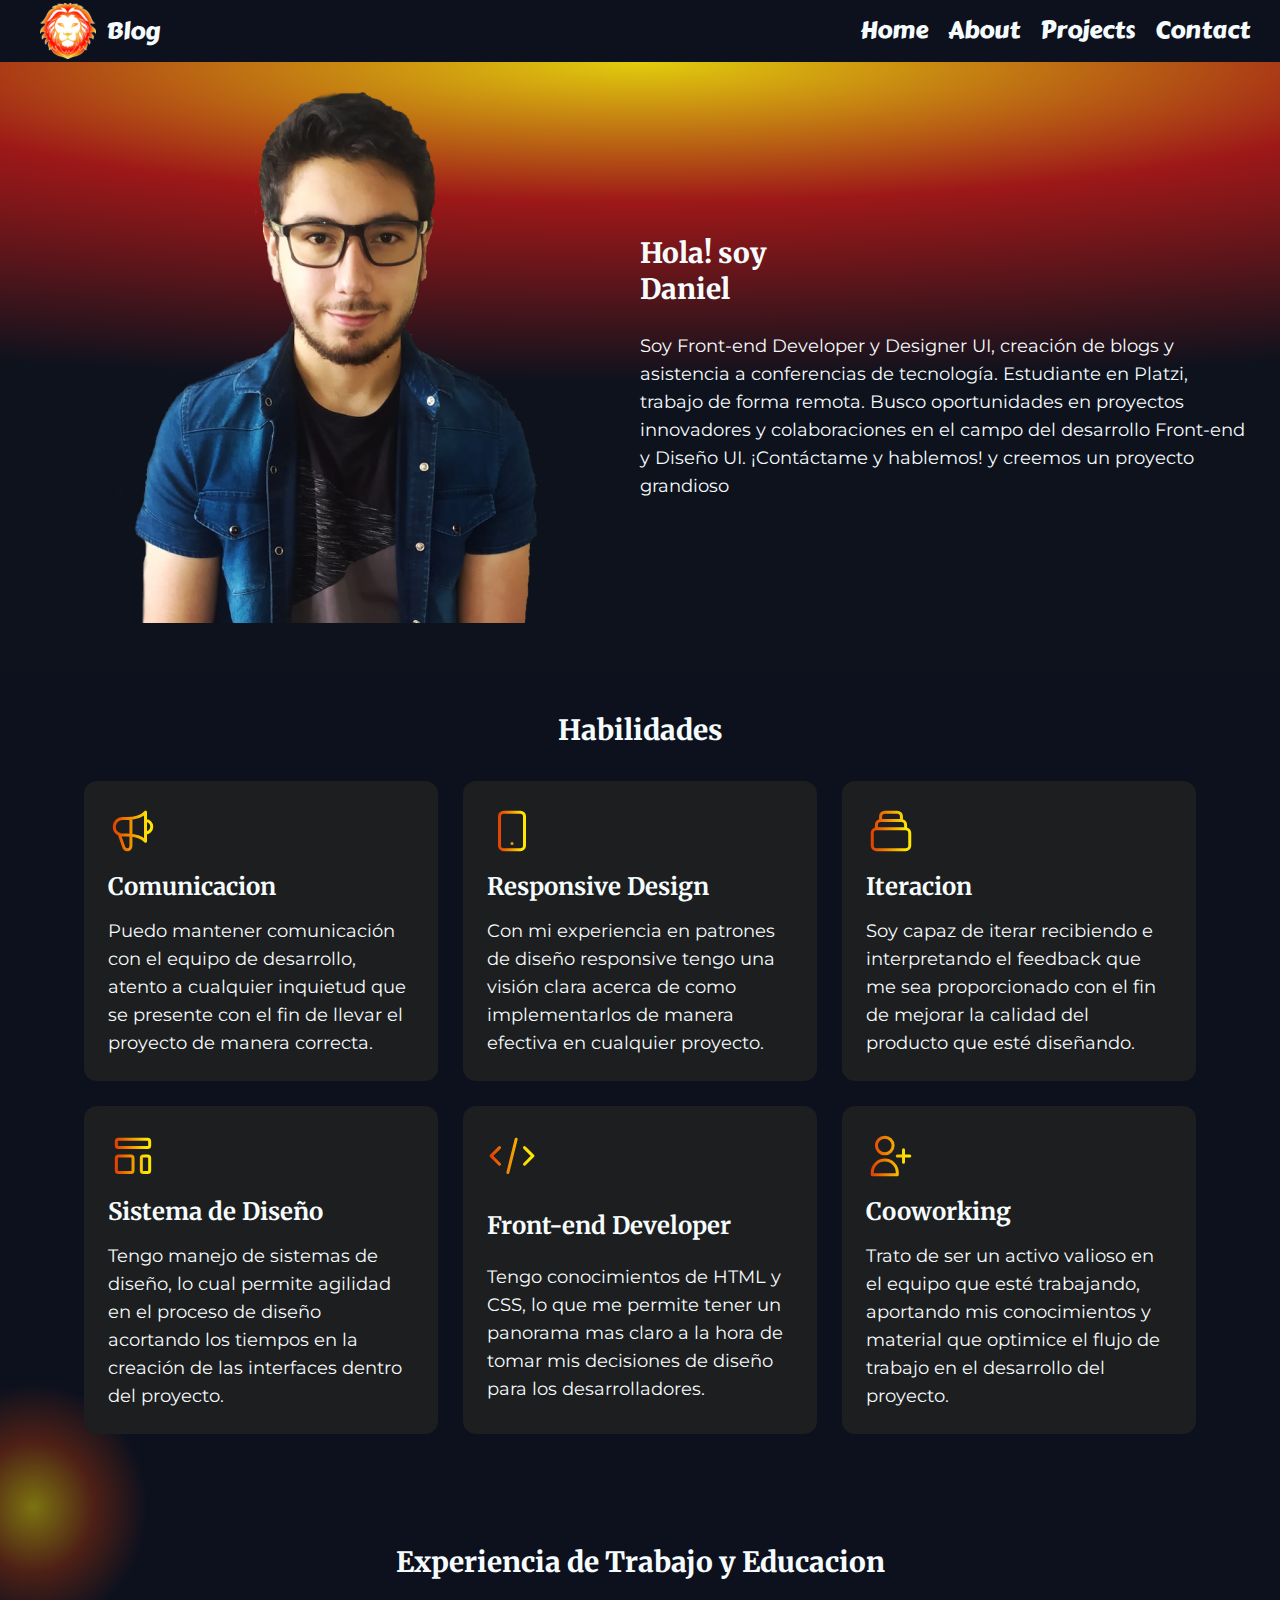
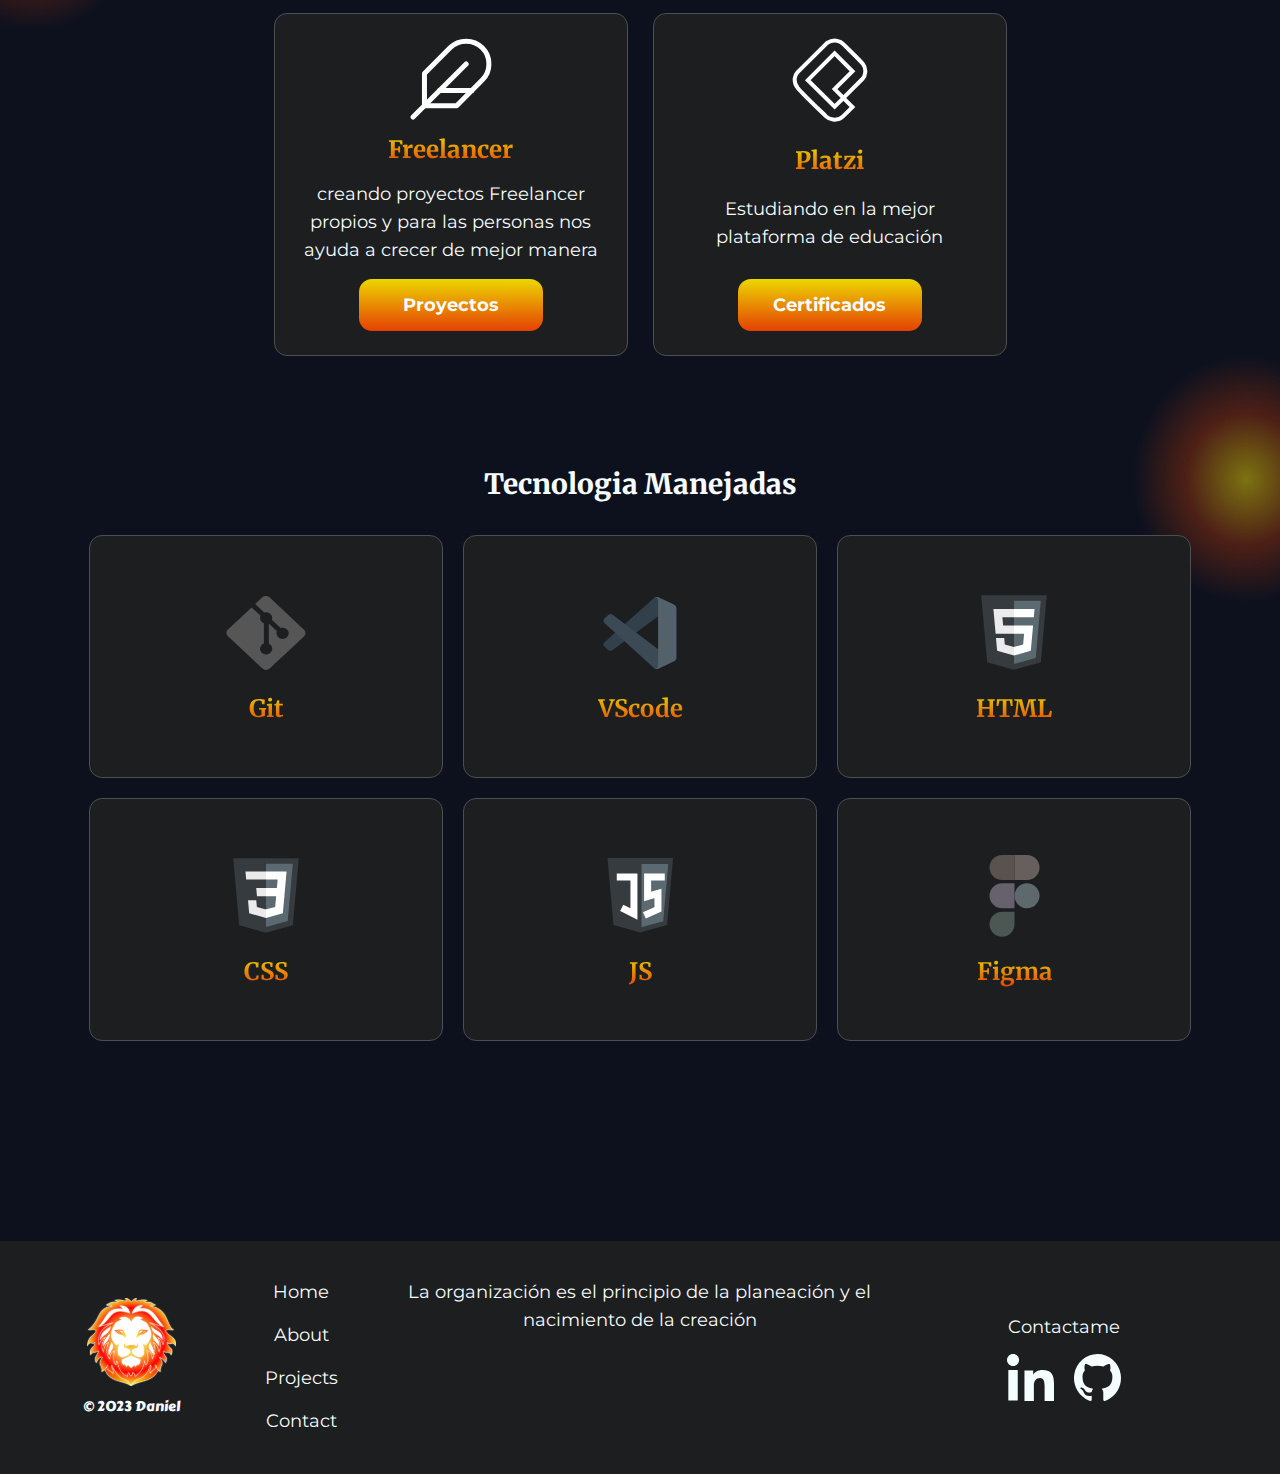
<file: public/about.html>
<!DOCTYPE html>
<html lang="es">

<head>
    <meta charset="UTF-8" />
    <meta http-equiv="X-UA-Compatible" content="IE=edge" />
    <meta name="viewport" content="width=device-width, initial-scale=1.0" />
    <link rel="stylesheet" href="../src/style/css/basic-style.css" />
    <link rel="stylesheet" href="../src/style/css/about-Css/index.css" />
    <link rel="stylesheet" href="../src/style/css/about-Css/index-desktop.css" media="screen and (min-width:936px)" />

    <link rel="stylesheet" href="../src/style/css/template/navar-iphone.css" />
    <link rel="stylesheet" href="../src/style/css/template/footer-iphone.css" />

    <link rel="stylesheet" href="../src/style/css/template/navar-desktop.css" media="screen and (min-width:936px)" />
    <link rel="stylesheet" href="../src/style/css/template/footer-desktop.css" media="screen and (min-width:936px)" />

    <script defer src="../src/style/js/template-navar-footer/navar/creator-navar.js"></script>
    <script defer src="../src/style/js/template-navar-footer/data-navar-footer.js"></script>
    <script defer src="../src/style/js/template-navar-footer/navar/call-navar.js"></script>
    <script defer src="../src/style/js/template-navar-footer/navar/navar-interaction.js"></script>

    <script defer src="../src/style/js/template-navar-footer/footer/creator-footer.js"></script>
    <script defer src="../src/style/js/template-navar-footer/footer/call-footer.js"></script>
    <link rel="shortcut icon" href="../src/img/assets/icons-redes/logo_daniel.svg" />
    <title>About</title>
</head>

<body>
    <header id="navar"></header>
    <main>
        <section class="container_about">
            <figure class="container_img--daniel">
                <picture>
                    <source media="(min-width:945px)" srcset="../src/img/img-desktop/daniel.png" />
                    <img src="../src/img/img-iphone/daniel.png" alt=" daniel" />
                </picture>
            </figure>
            <article class="container_about--text">
                <h1 class="title">
                    Hola! soy <br />
                    Daniel
                </h1>
                <p class="text">
                    Soy Front-end Developer y Designer UI, creación de blogs y
                    asistencia a conferencias de tecnología. Estudiante en Platzi,
                    trabajo de forma remota. Busco oportunidades en proyectos
                    innovadores y colaboraciones en el campo del desarrollo Front-end y
                    Diseño UI. ¡Contáctame y hablemos! y creemos un proyecto grandioso
                </p>
            </article>
        </section>
        <section class="container_skills">
            <h1>Habilidades</h1>
            <section class="container_card--skills">
                <section class="skill">
                    <div class="reflex">
                        <div></div>
                    </div>
                    <img src="../src/img/assets/icons-template/speakerphone.svg" alt="icons skill" class="icon_skill" />
                    <article class="container_text--skill">
                        <h2 class="title_skill">Comunicacion</h2>
                        <p class="text_skill">
                            Puedo mantener comunicación con el equipo de desarrollo, atento
                            a cualquier inquietud que se presente con el fin de llevar el
                            proyecto de manera correcta.
                        </p>
                    </article>
                </section>
                <section class="skill">
                    <div class="reflex">
                        <div></div>
                    </div>
                    <img src="../src/img/assets/icons-template/device-mobile.svg" alt="icons skill"
                        class="icon_skill" />
                    <article class="container_text--skill">
                        <h2 class="title_skill">Responsive Design</h2>
                        <p class="text_skill">
                            Con mi experiencia en patrones de diseño responsive tengo una
                            visión clara acerca de como implementarlos de manera efectiva en
                            cualquier proyecto.
                        </p>
                    </article>
                </section>
                <section class="skill">
                    <div class="reflex">
                        <div></div>
                    </div>
                    <img src="../src/img/assets/icons-template/collection.svg" alt="icons skill" class="icon_skill" />
                    <article class="container_text--skill">
                        <h2 class="title_skill">Iteracion</h2>
                        <p class="text_skill">
                            Soy capaz de iterar recibiendo e interpretando el feedback que
                            me sea proporcionado con el fin de mejorar la calidad del
                            producto que esté diseñando.
                        </p>
                    </article>
                </section>
                <section class="skill">
                    <div class="reflex">
                        <div></div>
                    </div>

                    <img src="../src/img/assets/icons-template/template.svg" alt="icons skill" class="icon_skill" />
                    <article class="container_text--skill">
                        <h2 class="title_skill">Sistema de Diseño</h2>
                        <p class="text_skill">
                            Tengo manejo de sistemas de diseño, lo cual permite agilidad en
                            el proceso de diseño acortando los tiempos en la creación de las
                            interfaces dentro del proyecto.
                        </p>
                    </article>
                </section>
                <section class="skill">
                    <div class="reflex">
                        <div></div>
                    </div>
                    <img src="../src/img/assets/icons-template/code.svg" alt="icons skill" class="icon_skill" />
                    <article class="container_text--skill">
                        <h2 class="title_skill">Front-end Developer</h2>
                        <p class="text_skill">
                            Tengo conocimientos de HTML y CSS, lo que me permite tener un
                            panorama mas claro a la hora de tomar mis decisiones de diseño
                            para los desarrolladores.
                        </p>
                    </article>
                </section>
                <section class="skill">
                    <div class="reflex">
                        <div></div>
                    </div>
                    <img src="../src/img/assets/icons-template/user-add.svg" alt="icons skill" class="icon_skill" />
                    <article class="container_text--skill">
                        <h2 class="title_skill">Cooworking</h2>
                        <p class="text_skill">
                            Trato de ser un activo valioso en el equipo que esté trabajando,
                            aportando mis conocimientos y material que optimice el flujo de
                            trabajo en el desarrollo del proyecto.
                        </p>
                    </article>
                </section>
            </section>
        </section>
        <section class="container_experience">
            <div class="brillo"></div>
            <h1>Experiencia de Trabajo y Educacion</h1>
            <section class="container_card--experience">
                <section class="experience experience--freelancer">
                    <div class="container_img--freelancer">
                        <img src="../src/img/assets/icons-template/Pluma-blanca.svg" alt="" class="icon_freelancer" />
                        <img src="../src/img/assets/icons-template/Pluma-color.svg" alt=""
                            class="icon_freelancer-color" />
                    </div>
                    <article class="container_text--experience">
                        <h1 class="title_experience">Freelancer</h1>
                        <p class="text_experience">
                            creando proyectos Freelancer propios y para las personas nos
                            ayuda a crecer de mejor manera
                        </p>
                    </article>
                    <button class="button_experience--freelancer">
                        <a href="./projects.html" aria-label="ir al area de proyectos">Proyectos</a>
                    </button>
                </section>
                <section class="experience experience--platzi">
                    <div class="container_img--platzi">
                        <img src="../src/img/assets/icons-template/platzi-blanca.svg" alt="" class="icon_platzi" />
                        <img src="../src/img/assets/icons-template/platzi-color.svg" alt="" class="icon_platzi-color" />
                    </div>
                    <article class="container_text--experience">
                        <h1 class="title_experience">Platzi</h1>
                        <p class="text_experience">
                            Estudiando en la mejor plataforma de educación
                        </p>
                    </article>
                    <button class="button_experience--platzi">
                        <a href="./certificates.html" aria-label="ir al area de certificates">Certificados</a>
                    </button>
                </section>
            </section>
        </section>
        <section class="container_technology">
            <div class="brillo"></div>
            <h1>Tecnologia Manejadas</h1>
            <section class="container_card--technology">
                <section class="technology">
                    <div class="container-img--icons">
                        <img src="../src/img/assets/icons-tech/git-opaco.svg" alt="" class="icon-blanco" />
                        <img src="../src/img/assets/icons-tech/git-color.svg" alt="" class="icon-color" />
                    </div>
                    <h2>Git</h2>
                </section>
                <section class="technology">
                    <div class="container-img--icons">
                        <img src="../src/img/assets/icons-tech/vscode-opaco.svg" alt="" class="icon-blanco" />
                        <img src="../src/img/assets/icons-tech/vscode-color.svg" alt="" class="icon-color" />
                    </div>
                    <h2>VScode</h2>
                </section>
                <section class="technology">
                    <div class="container-img--icons">
                        <img src="../src/img/assets/icons-tech/html-opaco.svg" alt="" class="icon-blanco" />
                        <img src="../src/img/assets/icons-tech/html-color.svg" alt="" class="icon-color" />
                    </div>
                    <h2>HTML</h2>
                </section>
                <section class="technology">
                    <div class="container-img--icons">
                        <img src="../src/img/assets/icons-tech/css-opaco.svg" alt="" class="icon-blanco" />
                        <img src="../src/img/assets/icons-tech/css-color.svg" alt="" class="icon-color" />
                    </div>
                    <h2>CSS</h2>
                </section>
                <section class="technology">
                    <div class="container-img--icons">
                        <img src="../src/img/assets/icons-tech/js-opaco.svg" alt="" class="icon-blanco" />
                        <img src="../src/img/assets/icons-tech/js-color.svg" alt="" class="icon-color" />
                    </div>
                    <h2>JS</h2>
                </section>
                <section class="technology">
                    <div class="container-img--icons">
                        <img src="../src/img/assets/icons-tech/figma-opaco.svg" alt="" class="icon-blanco" />
                        <img src="../src/img/assets/icons-tech/figma-color.svg" alt="" class="icon-color" />
                    </div>
                    <h2>Figma</h2>
                </section>
            </section>
        </section>
    </main>
    <footer id="footer"></footer>
</body>

</html>
</file>
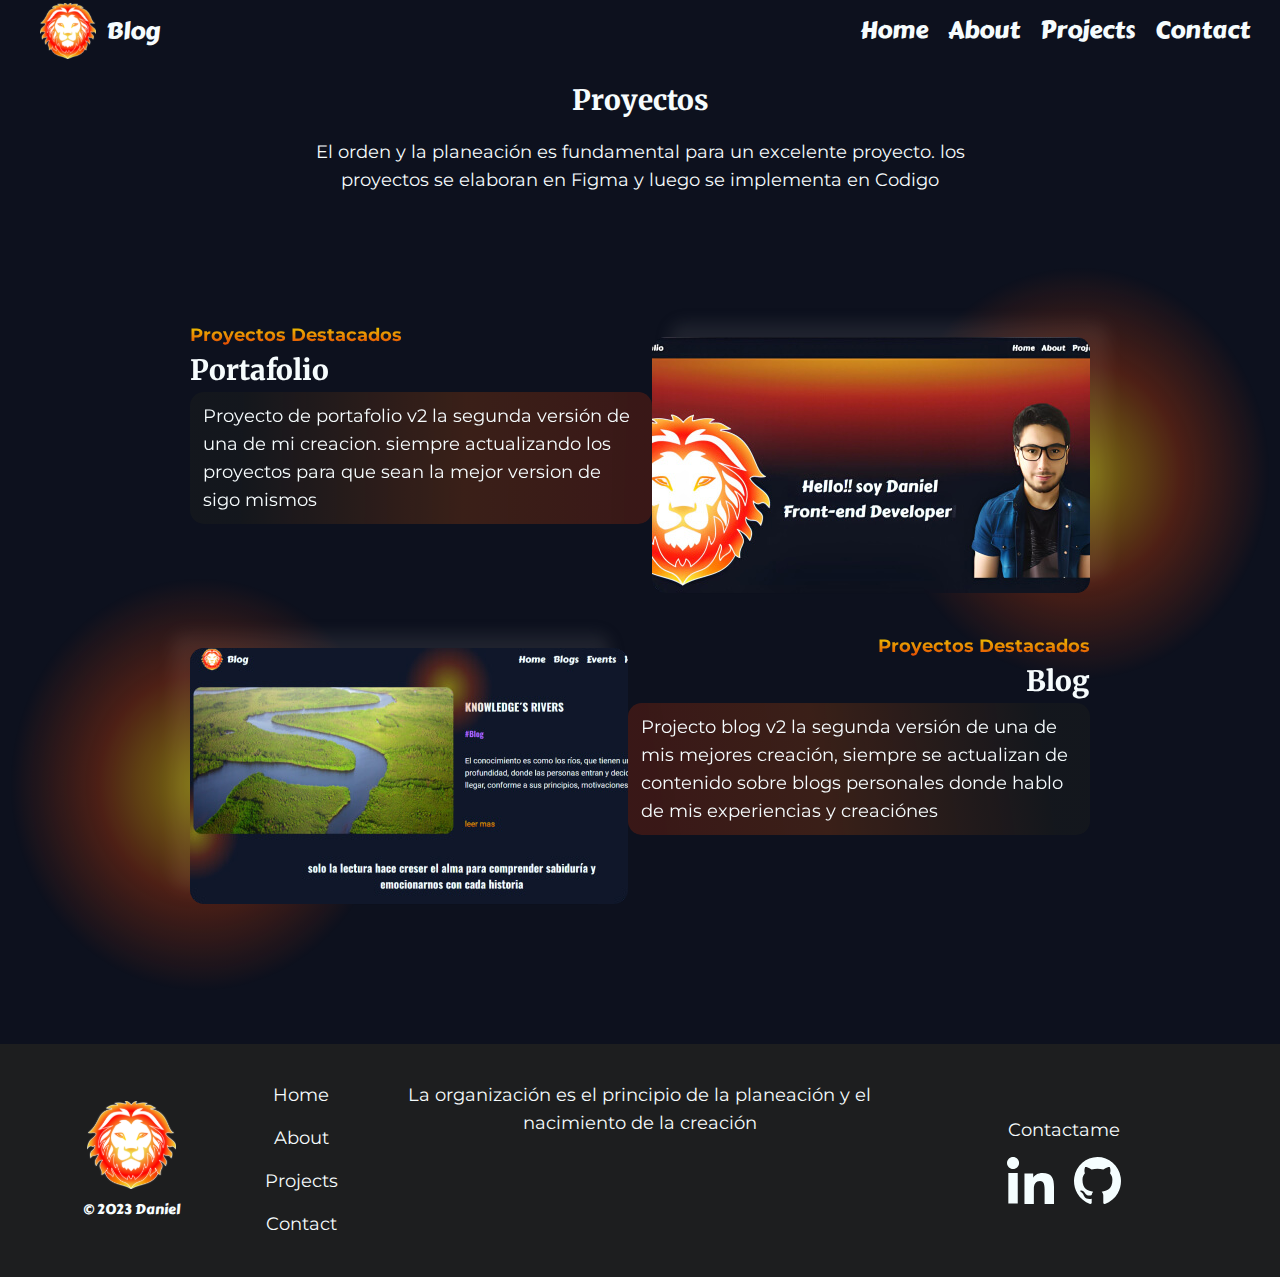
<file: public/projects.html>
<!DOCTYPE html>
<html lang="es">

<head>
    <meta charset="UTF-8" />
    <meta http-equiv="X-UA-Compatible" content="IE=edge" />
    <meta name="viewport" content="width=device-width, initial-scale=1.0" />

    <link rel="stylesheet" href="../src/style/css/basic-style.css" />
    <link rel="stylesheet" href="../src/style/css/projects-Css/index.css" />
    <link rel="stylesheet" href="../src/style/css/projects-Css/index-desktop.css"
        media="screen and (min-width:936px)" />

    <link rel="stylesheet" href="../src/style/css/template/navar-iphone.css" />
    <link rel="stylesheet" href="../src/style/css/template/footer-iphone.css" />

    <link rel="stylesheet" href="../src/style/css/template/navar-desktop.css" media="screen and (min-width:936px)" />
    <link rel="stylesheet" href="../src/style/css/template/footer-desktop.css" media="screen and (min-width:936px)" />

    <link href="https://unpkg.com/aos@2.3.1/dist/aos.css" rel="stylesheet" />

    <script defer src="../src/style/js/template-navar-footer/navar/creator-navar.js"></script>
    <script defer src="../src/style/js/template-navar-footer/data-navar-footer.js"></script>
    <script defer src="../src/style/js/template-navar-footer/navar/call-navar.js"></script>
    <script defer src="../src/style/js/template-navar-footer/navar/navar-interaction.js"></script>

    <script defer src="../src/style/js/projects/creator-projects.js"></script>
    <script defer src="../src/style/js/projects/data-projects.js"></script>
    <script defer src="../src/style/js/projects/call-projects.js"></script>

    <script defer src="../src/style/js/template-navar-footer/footer/creator-footer.js"></script>
    <script defer src="../src/style/js/template-navar-footer/footer/call-footer.js"></script>
    <link rel="shortcut icon" href="../src/img/assets/icons-redes/logo_daniel.svg" />
    <title>Projects</title>
</head>

<body>
    <header id="navar"></header>
    <main>
        <section class="container_text--sabiduria">
            <h1>Proyectos</h1>
            <p>
                El orden y la planeación es fundamental para un excelente proyecto.
                los proyectos se elaboran en Figma y luego se implementa en Codigo
            </p>
        </section>
        <section class="container_projects"></section>
    </main>

    <footer id="footer"></footer>
</body>
<script src="https://unpkg.com/aos@2.3.1/dist/aos.js"></script>
<script>
    AOS.init();
</script>

</html>
</file>
<file: src/style/css/basic-style.css>
@import url("https://fonts.googleapis.com/css2?family=Carter+One&family=Merriweather:wght@400;700;900&family=Montserrat:wght@400;700;800&display=swap");
:root {
  /* colo */
  --white-bone-200: #f6fcfd;
  --blue-night-low-500: rgba(8, 11, 20, 0.49);
  --blue-night-400: #0d111e;
  --noble-black-500: #1d1e1f;
  --noble-black-300: #4c4e51;
  --sun-red-400: #e44104;
  --sunGlow-sunRed-400g1: linear-gradient(180deg, #edd600 0%, #e44104 100%);
  --projects-gradiend-100g1: linear-gradient(
    91.45deg,
    rgba(237, 214, 0, 0.03) 11.03%,
    rgba(255, 98, 0, 0.19) 59.3%,
    rgba(201, 48, 4, 0.24) 95.28%
  );
  --projects-gradiend-100g2: linear-gradient(
    261.3deg,
    rgba(237, 214, 0, 0.03) 10.91%,
    rgba(255, 98, 0, 0.19) 57.99%,
    rgba(201, 48, 4, 0.24) 93.1%
  );
  --unique-sunset: radial-gradient(
    212.74% 78.26% at 50% 0%,
    rgba(228, 207, 13, 0.99) 0%,
    rgba(163, 24, 24, 0.96) 29.31%,
    #0d121d 67.28%
  );
  --shade-right-up: rgba(104, 105, 107, 0.21);
  --shade-left-up: rgba(104, 105, 107, 0.21);
  /* variables text */
  --unic-font-family: "Carter One", cursive;
  --titles-font-family: "Merriweather", serif;
  --texts-font-family: "Montserrat", sans-serif;
  --regular: 400;
  --bold: 700;
  --extraBold: 800;
  --titles-iphone: 20px;
  --subtitles-iphone: 18px;
  --texts-iphone: 16px;
  --texts-height-iphone: 24px;
  --titles-desktop: 28px;
  --subtitles-desktop: 24px;
  --texts-desktop: 18px;
  --texts-height-desktop: 28px;
}

* {
  box-sizing: border-box;
  margin: 0;
  padding: 0;
}

html {
  font-size: 62.5%;
  font-family: "DM Sans", sans-serif;
  overflow-x: hidden;
}

body {
  color: var(--white-bone-200);
  overflow-x: hidden;
  background: var(--blue-night-400);
}

a {
  text-decoration: none;
  display: inline;
  color: black;
}

button {
  border-style: none;
}

::-webkit-scrollbar {
  width: 10px;
}

::-webkit-scrollbar-track {
  background: #3d3d3d;
}

::-webkit-scrollbar-thumb {
  background: linear-gradient(to bottom, #f5af19, #f12711);
  border-radius: 3rem;
}

::-webkit-scrollbar-thumb:hover {
  background: #bd4103;
}
</file>
<file: src/style/css/about-Css/index.css>
.container_about {
  display: grid;
  background: var(--unique-sunset);
  padding: 2rem 3rem;
}
.container_img--daniel {
  justify-self: center;
  margin-bottom: 2.7rem;
}
.container_img--daniel {
  animation: float 3s infinite ease-in-out;
}
@keyframes float {
  0% {
    transform: translateY(0);
  }
  50% {
    transform: translateY(-1rem);
  }
}
.container_about--text .title {
  font-size: var(--titles-iphone);
  font-weight: var(--extraBold);
  font-family: var(--titles-font-family);
  margin-bottom: 2.5rem;
}
.container_about--text .text,
.text_skill,
.text_experience {
  font-size: var(--texts-iphone);
  font-weight: var(--regular);
  line-height: var(--texts-height-iphone);
  font-family: var(--texts-font-family);
  line-break: auto;
}
/**area de skills*/
.container_skills {
  display: grid;
  background: var(--blue-night-400);
}
.container_skills > h1 {
  margin: 4rem 0 3.3rem;
  text-align: center;
  font-size: var(--titles-iphone);
  font-weight: var(--extraBold);
  font-family: var(--titles-font-family);
}

.container_card--skills {
  display: grid;
  justify-content: center;
  grid-template-columns: repeat(auto-fit, minmax(32.3rem, 35.4rem));
  gap: 2rem;
  z-index: 2;
}
.skill {
  display: grid;
  position: relative;
  overflow: hidden;
  background: var(--noble-black-500);
  border-radius: 13px;
  row-gap: 15px;
  padding: 2.4rem;
}
.reflex {
  width: 3rem;
  height: 220%;
  position: absolute;
  top: -10rem;
  left: -40%;
}
.reflex div {
  width: 100%;
  height: 100%;
  transform: rotate(30deg);
  background: var(--white-bone-200);
}
.skill:hover .reflex {
  transition: 2s ease-in-out;
  transform: translateX(90rem);
}
.skill:hover .icon_skill {
  transition: 1s ease-in-out;
  transform: rotateY(360deg);
}
.container_text--skill {
  display: grid;
  row-gap: 15px;
}
.title_skill {
  font-size: var(--subtitles-iphone);
  font-weight: var(--bold);
  font-family: var(--titles-font-family);
}

/** area de experiencia */
.container_experience {
  display: grid;
  justify-content: center;
  justify-items: center;
  position: relative;
  z-index: 1;
  background: var(--blue-night-400);
}
.brillo {
  animation: respite 2s infinite cubic-bezier(0.18, 0.35, 0.63, 0.4);
}
@keyframes respite {
  0% {
    transform: scale(1);
  }
  50% {
    transform: scale(1.5);
  }
}

.container_experience .brillo {
  width: 22.7rem;
  height: 24.6rem;
  border-radius: 100%;
  background: radial-gradient(
    50% 50% at 50% 50%,
    rgba(255, 230, 0, 0.46) 0%,
    rgba(245, 70, 1, 0.28) 53.12%,
    rgba(255, 0, 0, 0) 100%
  );
  position: absolute;
  top: -5rem;
  left: -8rem;
  pointer-events: none;
}
.container_experience > h1 {
  margin: 4rem 2rem 3.3rem;
  font-size: var(--titles-iphone);
  font-family: var(--titles-font-family);
  font-weight: var(--extraBold);
  text-align: center;
}
.container_card--experience {
  display: grid;
  grid-template-columns: 354px;
  row-gap: 2rem;
  position: relative;
  z-index: 1;
}
.experience {
  display: grid;
  background: var(--noble-black-500);
  border: 1px solid var(--noble-black-300);
  justify-items: center;
  border-radius: 13px;
  row-gap: 15px;
  padding: 2.4rem;
}
.container_img--freelancer,
.container_img--platzi {
  display: flex;
  position: relative;
  align-items: self-start;
}
.icon_freelancer,
.icon_platzi {
  position: absolute;
}

.icon_freelancer-color,
.icon_platzi-color {
  opacity: 0;
  transition: 0.2s ease-in-out all;
}

.experience:hover .icon_freelancer-color,
.experience:hover .icon_platzi-color {
  z-index: 1;
  opacity: 1;
}

.container_text--experience {
  display: grid;
  row-gap: 15px;
  text-align: center;
}
.title_experience {
  text-align: center;
  font-size: var(--subtitles-iphone);
  font-family: var(--titles-font-family);
  font-weight: var(--extraBold);
  background: var(--sunGlow-sunRed-400g1);
  -webkit-background-clip: text;
  background-clip: text;
  -webkit-text-fill-color: transparent;
}

.button_experience--freelancer,
.button_experience--platzi {
  border: none;
  text-align: center;
  align-self: self-end;
  border-radius: 13px;
  width: 16.2rem;
  height: 4.6rem;
  color: var(--white-bone-200);
  background-image: var(--sunGlow-sunRed-400g1);
}
.button_experience--freelancer > a,
.button_experience--platzi > a {
  text-align: center;
  font-size: var(--texts-iphone);
  font-weight: var(--bold);
  font-family: var(--texts-font-family);
  color: var(--white-bone-200);
}
.experience:hover .button_experience--freelancer {
  background-image: linear-gradient(180deg, #2a8b93 0%, #12151c 100%);
}
.experience:hover .button_experience--platzi {
  background-image: linear-gradient(360deg, #7dac29 0%, #12151c 100%);
}

/**area de technology*/
.container_technology {
  display: grid;
  position: relative;
  background: var(--blue-night-400);
  padding-bottom: 5rem;
}
.container_technology .brillo {
  width: 22.7rem;
  height: 24.6rem;
  border-radius: 100%;
  background: radial-gradient(
    50% 50% at 50% 50%,
    rgba(255, 230, 0, 0.46) 0%,
    rgba(245, 70, 1, 0.28) 53.12%,
    rgba(255, 0, 0, 0) 100%
  );
  position: absolute;
  top: 0rem;
  right: -8rem;
  pointer-events: none;
  z-index: 1;
}
.container_technology > h1 {
  margin: 4rem 0 3.3rem;
  font-size: var(--titles-iphone);
  font-family: var(--titles-font-family);
  font-weight: var(--extraBold);
  text-align: center;
  position: relative;
  z-index: 1;
}
.container_card--technology {
  display: grid;
  justify-content: center;
  grid-template-columns: repeat(auto-fit, minmax(32.3rem, 35.4rem));
  grid-auto-rows: minmax(22.4rem, 24.3rem);
  gap: 2rem;
  position: relative;
  z-index: 1;
}
.technology {
  display: grid;
  justify-items: center;
  align-content: center;
  background: var(--noble-black-500);
  border: 1px solid var(--noble-black-300);
  border-radius: 13px;
  row-gap: 15px;
  padding: 4.2rem;
}

.containeri-img--icons {
  display: flex;
  position: relative;
}

.icon-blanco {
  position: absolute;
}
.icon-color {
  transform: scale(0);
}
.technology:hover .icon-color {
  transition: 0.2s ease-in;
  transform: scale(1);
}
.technology:hover .icon-blanco {
  transition: 0.1s ease-in-out;
  transform: scale(0);
}
.technology > h2 {
  font-size: var(--subtitles-desktop);
  font-weight: var(--bold);
  font-family: var(--titles-font-family);
  background: var(--sunGlow-sunRed-400g1);
  -webkit-background-clip: text;
  background-clip: text;
  -webkit-text-fill-color: transparent;
}
</file>
<file: src/style/css/about-Css/index-desktop.css>
.container_about {
  grid-template-columns: 1fr 1fr;
}
.container_about--text {
  align-self: center;
}
.reflex{
  left: -112%;
}
.skill:hover .reflex{
  transition: 1.8s ease-in-out;
  transform: translateX(110rem);
}

.container_about--text .title,
.container_skills > h1,
.container_experience > h1,
.container_technology > h1 {
  font-size: var(--titles-desktop);
}
.container_about--text .text,
.text_skill,
.text_experience {
  font-size: var(--texts-desktop);
  line-height: var(--texts-height-desktop);
}

.container_skills {
  padding: 0 8.4rem;
}

.container_card--skills {
  grid-template-columns: 1fr 1fr 1fr;
  column-gap: 2.5rem;
  row-gap: 2.5rem;
}
.title_skill,
.title_experience {
  font-size: var(--subtitles-desktop);
}

.container_experience {
  padding: 7rem 8.4rem 0;
}

.container_card--experience {
  grid-template-columns: 354px 354px;
  column-gap: 2.5rem;
}

.button_experience--freelancer,
.button_experience--platzi {
  width: 18.4rem;
  height: 5.2rem;
}
.button_experience--freelancer > a,
.button_experience--platzi > a {
  font-size: var(--texts-desktop);
}

.container_technology {
  padding: 7rem 8.4rem 20rem;
}

.technology {
  align-content: center;
  align-items: center;
}
</file>
<file: src/style/css/template/navar-iphone.css>
header {
  position: sticky;
  top: 0;
  z-index: 2;
}

.inactive {
  transform: scale(0);
}

.menu,
.close {
  transition: 0.5s cubic-bezier(0.075, 0.82, 0.165, 1);
}

nav {
  background: var(--blue-night-400);
  width: 100%;
  height: 55px;
}

.navar--desktop {
  display: none;
}
.container_menu-mobile.inactive {
  left: 100%;
  transform: none;
  transition: 0.5s ease-in-out;
  overflow: hidden;
  border-top-left-radius: 100%;
  border-bottom-left-radius: 100%;
}
.container_menu-mobile {
  height: 100vh;
  width: 100%;
  background: var(--blue-night-400);
  position: relative;
  left: 0;
  transition: 0.5s ease-in-out;
}

.menu--icon {
  width: 100%;
  height: 55px;
}

.menu--icon > img {
  position: absolute;
  right: 0;
  margin: 1.5rem;
}

.red_container {
  display: grid;
  place-content: center;
  height: 84vh;
}
.container_menu-mobile .brillo-top {
  width: 22.7rem;
  height: 24.6rem;
  border-radius: 100%;
  background: radial-gradient(
    50% 50% at 50% 50%,
    rgba(255, 230, 0, 0.46) 0%,
    rgba(245, 70, 1, 0.28) 53.12%,
    rgba(255, 0, 0, 0) 100%
  );
  position: absolute;
  top: -5rem;
  left: -3rem;
  pointer-events: none;
}
.container_menu-mobile .brillo-bottom {
  width: 22.7rem;
  height: 24.6rem;
  border-radius: 100%;
  background: radial-gradient(
    50% 50% at 50% 50%,
    rgba(255, 230, 0, 0.46) 0%,
    rgba(245, 70, 1, 0.28) 53.12%,
    rgba(255, 0, 0, 0) 100%
  );
  position: absolute;
  bottom: 6rem;
  right: 1rem;
  pointer-events: none;
}
.brillo-bottom,
.brillo-top {
  animation: respite 2s infinite cubic-bezier(0.18, 0.35, 0.63, 0.4);
}

@keyframes respite {
  0% {
    transform: scale(1);
  }

  50% {
    transform: scale(1.5);
  }
}
.red_container .contenido {
  display: flex;
  justify-content: center;
  margin: 2rem 0;
}

.contenido .share_link {
  font-size: var(--subtitles-desktop);
  font-weight: var(--regular);
  font-family: var(--unic-font-family);
  color: var(--white-bone-200);
  border-bottom: 2px solid #ffffff00;
}

.share_link:hover {
  border-bottom: 2px solid var(--sun-red-400);
  animation: up infinite 2s;
}

@keyframes up {
  0% {
    border-bottom-left-radius: 0.5rem;
  }

  5% {
    border-bottom-left-radius: 1rem;
  }

  10% {
    border-bottom-left-radius: 2rem;
  }
}
</file>
<file: src/style/css/template/footer-iphone.css>
.footer {
  display: grid;
  justify-content: center;
  justify-items: center;
  row-gap: 4.7rem;
  padding: 3.7rem 4.7rem;
  background: var(--noble-black-500);
}

.footer-text {
  text-align: center;
  font-size: var(--texts-iphone);
  font-weight: var(--regular);
  font-family: var(--texts-font-family);
  line-height: var(--texts-height-iphone);
  line-break: auto;
}

.footer_menu {
  display: grid;
  row-gap: 13px;
}

.share_link {
  text-align: center;
  color: var(--white-bone-200);
  font-size: var(--texts-iphone);
  font-weight: var(--regular);
  font-family: var(--texts-font-family);
  border-bottom: 2px solid #ffffff00;
}

.share_link:hover {
  border-bottom: 2px solid var(--sun-red-400);
  animation: up infinite 2s;
}

@keyframes up {
  0% {
    border-bottom-left-radius: 0.5rem;
  }

  5% {
    border-bottom-left-radius: 1rem;
  }

  10% {
    border-bottom-left-radius: 2rem;
  }
}

.footer_contact {
  display: grid;
  justify-content: center;
  align-content: center;
  justify-items: center;
  row-gap: 13px;
}

.contact_text {
  font-size: var(--texts-iphone);
  font-weight: var(--regular);
  font-family: var(--texts-font-family);
}

.container_icons--contact {
  display: flex;
  justify-content: center;
  gap: 2rem;
}
.container_icons--contact a:hover .share_icon {
  transform-origin: bottom;
  animation: jerk 2s infinite cubic-bezier(0.42, 0, 0.28, 1.04);
}
@keyframes jerk {
  30% {
    transform: rotate(-40deg);
  }
  50% {
    transform: rotate(20deg);
  }
  80% {
    transform: rotate(-40deg);
  }
  100% {
    transform: rotate(0);
  }
}
.footer_property {
  display: grid;
  justify-items: center;
  align-content: center;
  row-gap: 1rem;
}
.logoSrc {
  animation: scal 3s infinite ease-in-out;
}
@keyframes scal {
  0% {
    transform: scale(1);
  }
  50% {
    transform: scale(1.3);
  }
}
.property_text {
  font-family: var(--unic-font-family);
  font-weight: var(--regular);
  font-size: 14px;
}
</file>
<file: src/style/css/template/navar-desktop.css>
header {
  position: static;
  top: 0;
  z-index: 0;
}

.navar--mobile {
  display: none;
}

.navar--desktop {
  display: block;
  display: flex;
  justify-content: space-between;
  align-items: center;
}

nav {
  height: 6.2rem;
}
.container_logo {
  display: flex;
  width: 90%;
  height: 90%;
  padding-left: 4rem;
}
.text_logo {
  font-size: var(--subtitles-desktop);
  font-weight: var(--regular);
  font-family: var(--unic-font-family);
  color: var(--white-bone-200);
  align-self: center;
  padding-left: 1rem;
}
.red_container {
  display: flex;
  height: auto;
  padding-right: 2rem;
}

.red_container > .contenido {
  display: flex;
  align-items: flex-end;
  margin: 0 1rem;
}

.contenido {
  transition: all ease-in-out 0.5s;
}

.contenido:hover {
  transform: scale(1.2);
  transform-origin: bottom;
  transition: all ease-in-out 0.2s;
}

.contenido > .share_link {
  font-size: var(--subtitles-desktop);
}
</file>
<file: src/style/css/template/footer-desktop.css>
.footer {
  grid-template-columns: 1fr 1fr 3fr 2fr;
  grid-template-areas: "logo menu text contact";
}

.footer_property {
  grid-area: logo;
}

.footer_menu {
  grid-area: menu;
}

.container_footer--text {
  grid-area: text;
}

.footer_contact {
  grid-area: contact;
}

.share_link,
.footer-text,
.contact_text {
  font-size: var(--texts-desktop);
  line-height: var(--texts-height-desktop);
}
</file>
<file: src/style/css/projects-Css/index.css>
main {
  background: var(--blue-night-400);
}
.container_text--sabiduria {
  text-align: center;
  display: grid;
  justify-content: center;
  padding: 0 2rem;
  margin-bottom: 4rem;
}
.container_text--sabiduria > h1 {
  font-size: var(--titles-iphone);
  font-weight: var(--extraBold);
  font-family: var(--titles-font-family);
  margin-bottom: 16px;
}
.container_text--sabiduria > p,
.description--projects {
  font-size: var(--texts-iphone);
  font-weight: var(--regular);
  line-height: var(--texts-height-iphone);
  font-family: var(--texts-font-family);
  line-break: auto;
}

.container_projects {
  display: grid;
  margin: 0 2rem;
  justify-content: center;
  row-gap: 4.2rem;
  padding-bottom: 14rem;
}

.container_text--projects > h3 {
  font-size: var(--texts-iphone);
  font-weight: var(--bold);
  font-family: var(--texts-font-family);
  background: var(--sunGlow-sunRed-400g1);
  -webkit-background-clip: text;
  background-clip: text;
  -webkit-text-fill-color: transparent;
  margin-bottom: 6px;
}
.container_text--projects > h1 {
  font-size: var(--titles-iphone);
  font-weight: var(--extraBold);
  font-family: var(--titles-font-family);
  margin-bottom: 4px;
}
.container_description--left {
  background: var(--projects-gradiend-100g1);
  border-radius: 14px;
  padding: 1rem 1.3rem;
}

.container_description--right {
  background: var(--projects-gradiend-100g2);
  border-radius: 14px;
  padding: 1rem 1.3rem;
}

.container_img--projects {
  /*! esta medida es temporal */
  width: 33.5rem;
  height: 25.6rem;
  border-radius: 14px;
  margin-top: 1.3rem;
  position: relative;
}
.container_img--projects > figure {
  position: relative;
  z-index: 1;
}

.brillo-left {
  width: 22.7rem;
  height: 24.6rem;
  border-radius: 100%;
  background: radial-gradient(
    50% 50% at 50% 50%,
    rgba(255, 230, 0, 0.46) 0%,
    rgba(245, 70, 1, 0.28) 53.12%,
    rgba(255, 0, 0, 0) 100%
  );
  position: absolute;
  top: 13rem;
  right: 0rem;
  pointer-events: none;
}
.brillo-right {
  width: 22.7rem;
  height: 24.6rem;
  border-radius: 100%;
  background: radial-gradient(
    50% 50% at 50% 50%,
    rgba(255, 230, 0, 0.46) 0%,
    rgba(245, 70, 1, 0.28) 53.12%,
    rgba(255, 0, 0, 0) 100%
  );
  position: absolute;
  top: 13rem;
  left: -8rem;
  pointer-events: none;
}

.brillo-right,
.brillo-left {
  animation: respite 2s infinite cubic-bezier(0.18, 0.35, 0.63, 0.4);
}

@keyframes respite {
  0% {
    transform: scale(1);
  }

  50% {
    transform: scale(1.5);
  }
}

.contact_img-left {
  box-shadow: 18px -14px 15px var(--shade-left-up);
}
.contact_img-right {
  box-shadow: -18px -14px 15px var(--shade-right-up);
}
.img--projects img {
  border-radius: 14px;
  background-size: cover;
  background-position: center;
  background-repeat: no-repeat;
}
.container_icons--share {
  display: flex;
  justify-content: space-evenly;
  background: var(--blue-night-low-500);
  border-radius: 14px;
  padding: 12px 0;
  z-index: 1;
  position: absolute;
  width: 100%;
  bottom: 0px;
  transform: scale(0);
  transition: 0.2s cubic-bezier(0.96, 0.51, 0.66, 1.53);
  transform-origin: bottom;
}
.container_img--projects:hover .container_icons--share {
  transform-origin: bottom;
  transition: 0.4s cubic-bezier(0.96, 0.51, 0.66, 1.53);
  transform: scale(1);
}
</file>
<file: src/style/css/projects-Css/index-desktop.css>
.container_text--sabiduria {
  padding: 0 27.6rem;
  margin-bottom: 13rem;
}
.container_text--sabiduria > h1 {
  font-size: var(--titles-desktop);
  margin: 2rem 0;
}
.container_text--sabiduria > p,
.description--projects {
  font-size: var(--texts-desktop);
  line-height: var(--texts-height-desktop);
}
.container_projects {
  margin: 0 19rem;
}
.container_text--projects > h3 {
  font-size: var(--texts-desktop);
}
.container_text--projects > h1 {
  font-size: var(--titles-desktop);
}
/* .description--projects {
  font-size: var(--texts-desktop);
  line-height: var(--texts-height-desktop);
} */
.contact_project.projects-left {
  display: flex;
}
.contact_project.projects-right {
  display: flex;
  flex-direction: row-reverse;
}
.text-right > h3,
.text-right > h1 {
  text-align: end;
}

.container_img--projects {
  width: 43.8rem;
  height: 25.6rem;
}
.brillo-left {
  width: 38.1rem;
  height: 41.3rem;
  top: -7rem;
  right: -18rem;
}
.brillo-right {
  width: 38.1rem;
  height: 41.3rem;
  top: -7rem;
  left: -18rem;
}
</file>
